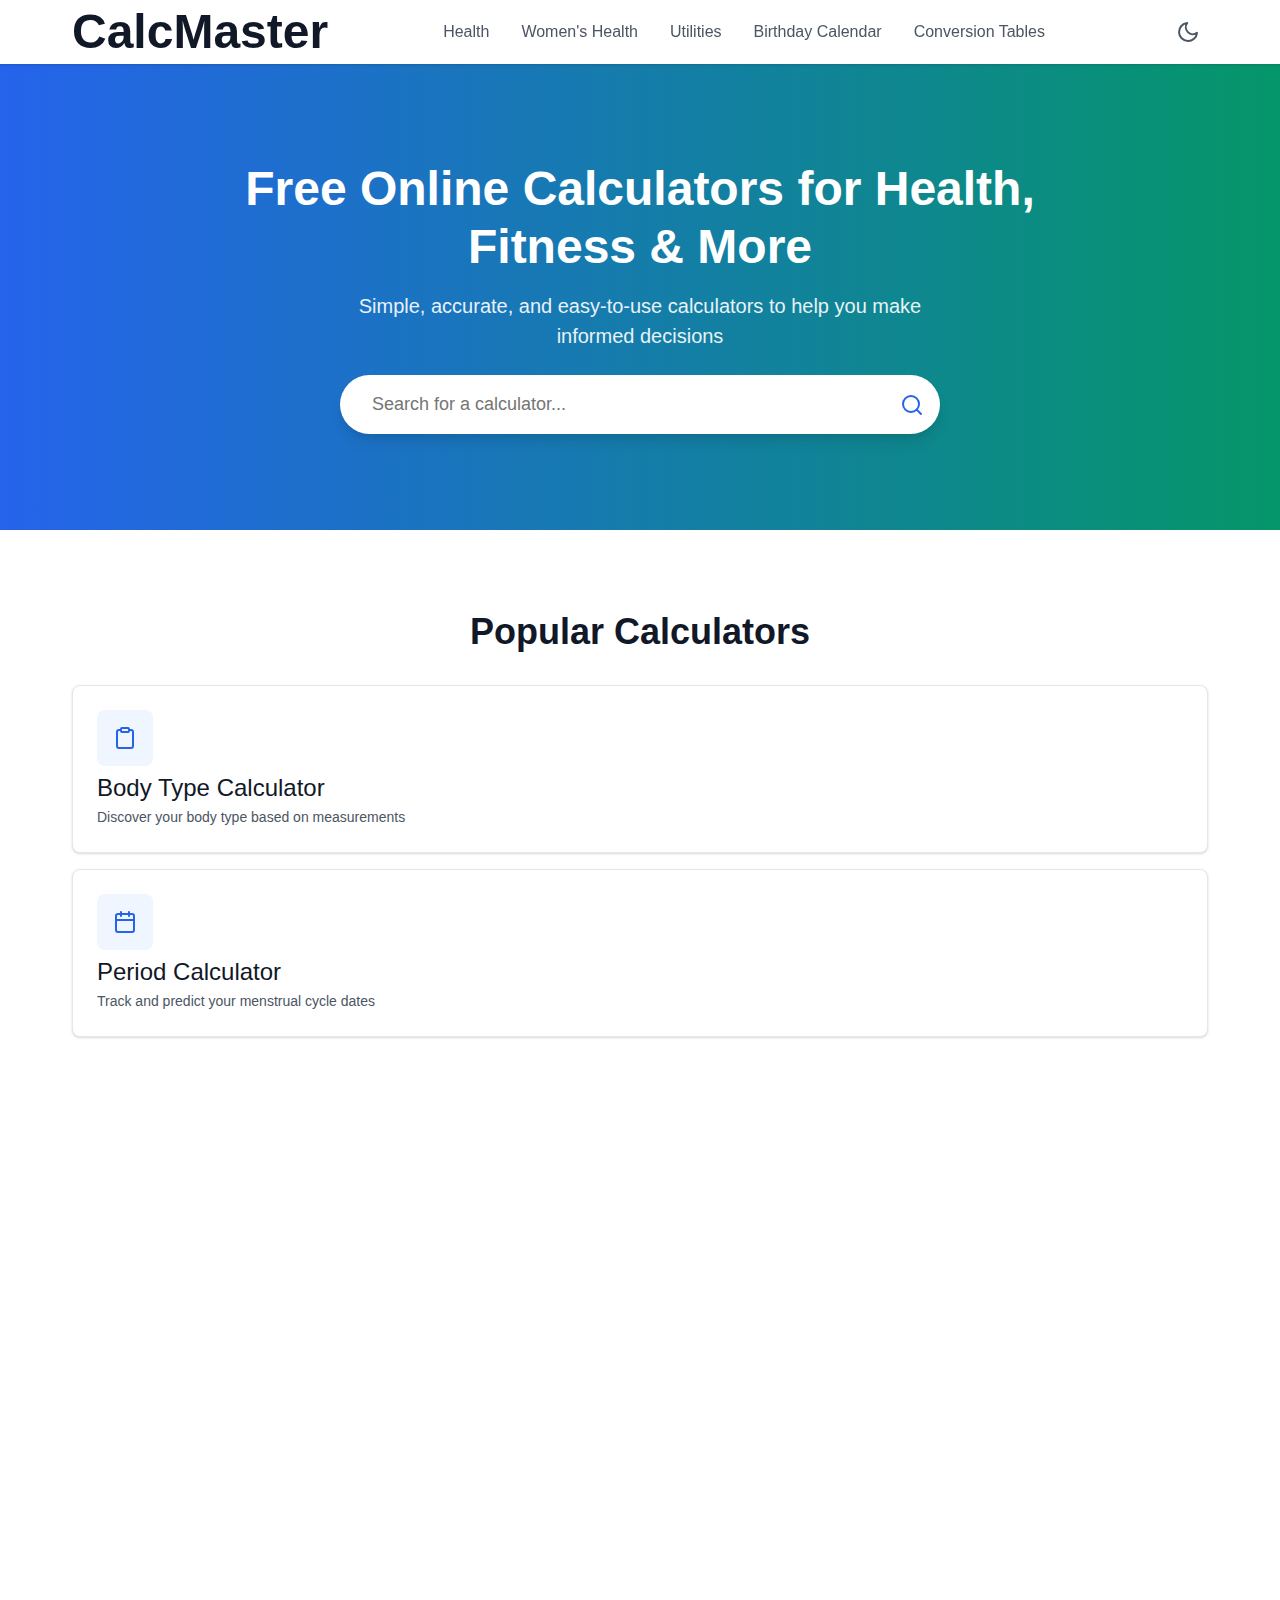
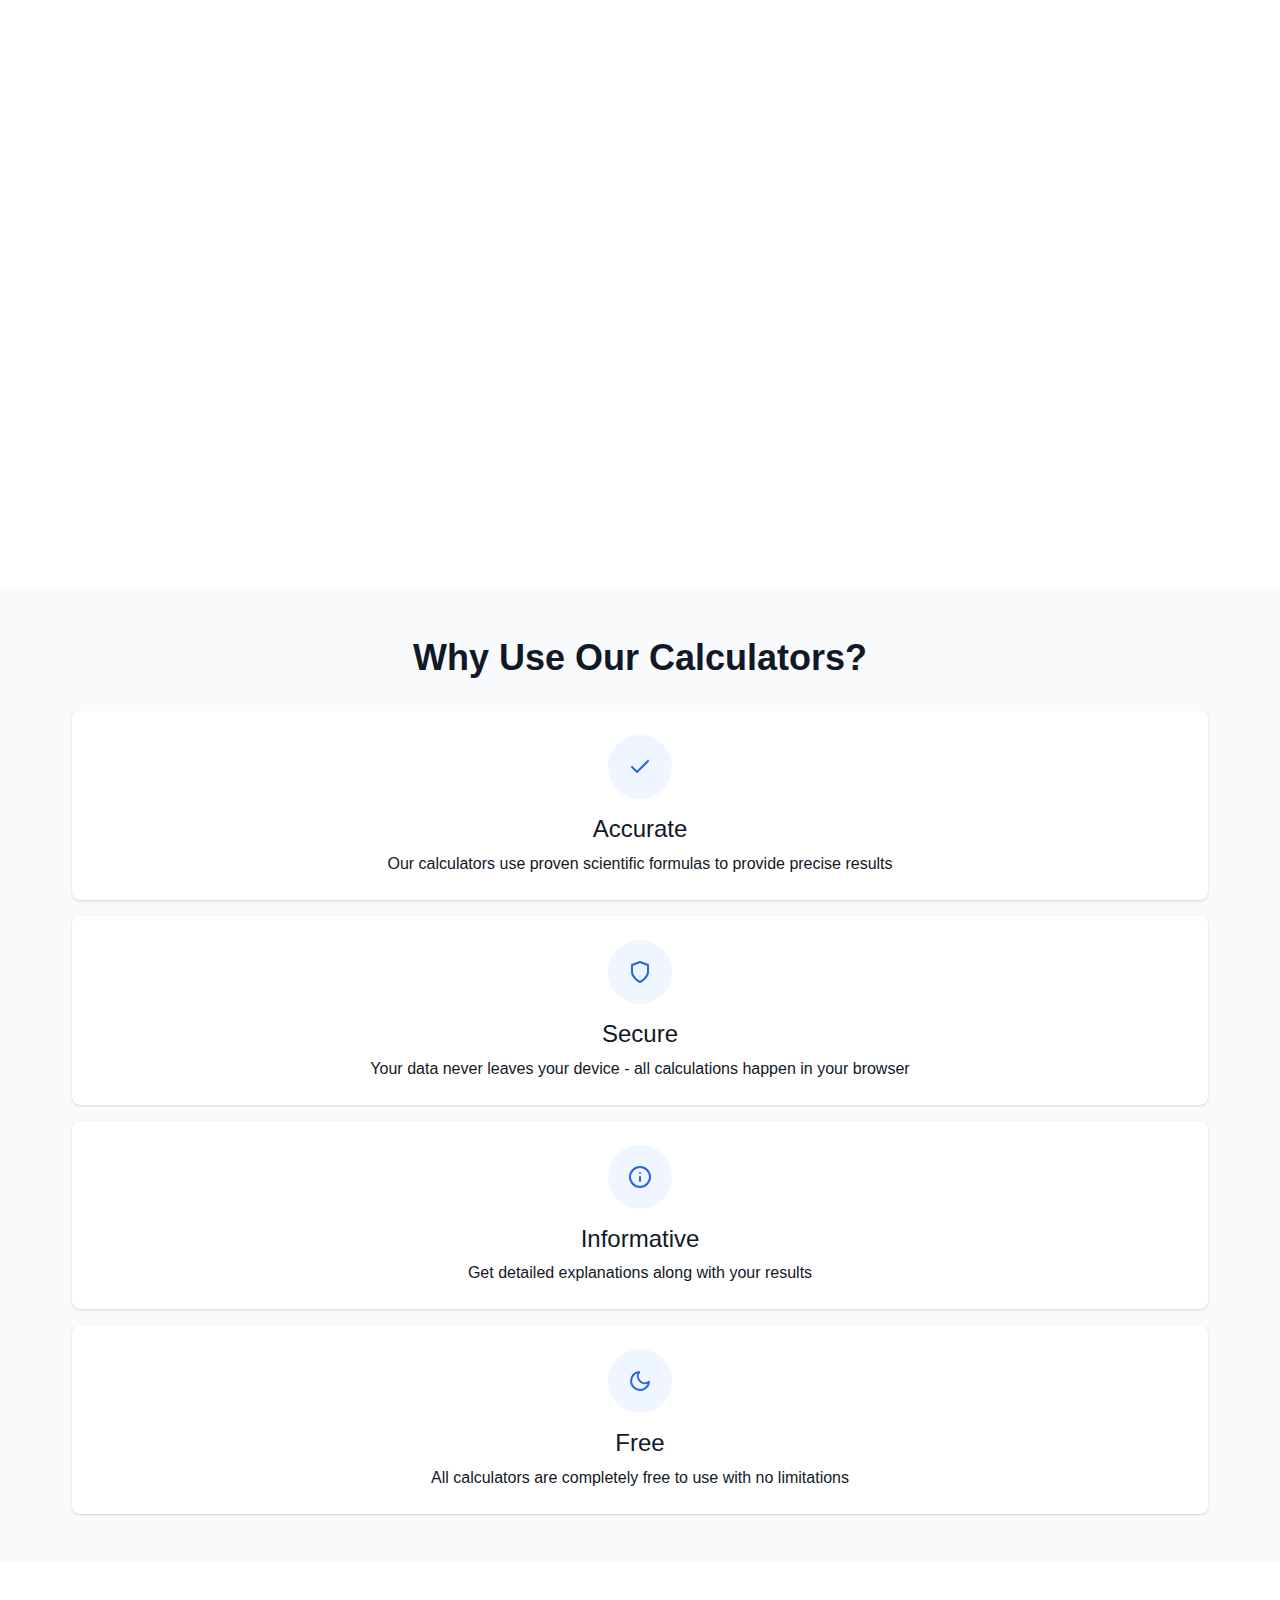
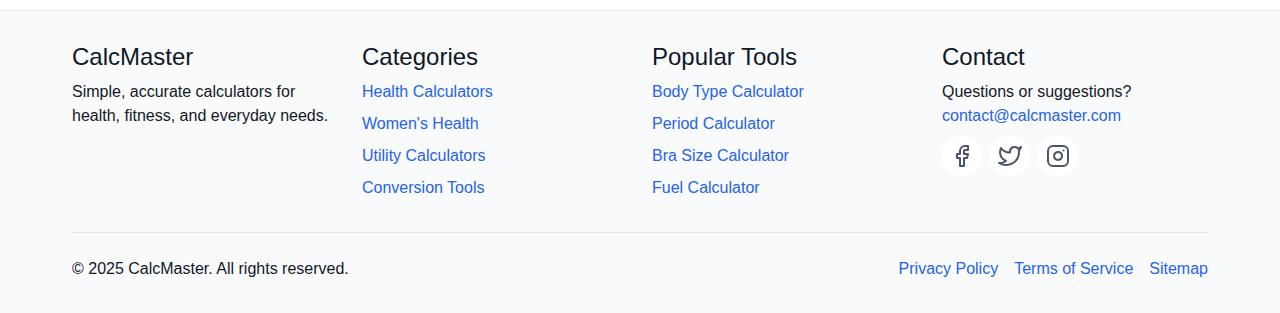
<file: index.html>
<!DOCTYPE html>
<html lang="en">
<head>
  <meta charset="UTF-8">
  <meta name="viewport" content="width=device-width, initial-scale=1.0">
  <meta name="description" content="Free online calculators for health, fitness, and everyday needs. Try our body type calculator, period calculator, and more.">
  <title>CalcMaster - Free Online Calculators</title>
  <link rel="stylesheet" href="css/reset.css">
  <link rel="stylesheet" href="css/variables.css">
  <link rel="stylesheet" href="css/style.css">
  <link rel="stylesheet" href="css/home.css">
  <script src="js/theme.js" defer></script>
  <script src="js/main.js" defer></script>
</head>
<body>
  <header>
    <div class="container">
      <div class="logo">
        <a href="index.html">
          <h1>CalcMaster</h1>
        </a>
      </div>
      <nav>
        <button class="mobile-menu-toggle" aria-label="Toggle menu">
          <span></span>
          <span></span>
          <span></span>
        </button>
        <ul class="nav-menu">
          <li class="nav-item dropdown">
            <a href="#" class="nav-link">Health</a>
            <ul class="dropdown-menu">
              <li><a href="pages/body-type.html">Body Type Calculator</a></li>
              <li><a href="pages/bsa.html">BSA Calculator</a></li>
              <li><a href="pages/protein-intake.html">Protein Intake Calculator</a></li>
              <li><a href="pages/body-shape.html">Body Shape Calculator</a></li>
            </ul>
          </li>
          <li class="nav-item dropdown">
            <a href="#" class="nav-link">Women's Health</a>
            <ul class="dropdown-menu">
              <li><a href="pages/period.html">Period Calculator</a></li>
              <li><a href="pages/menstrual-cycle.html">Menstrual Cycle Calculator</a></li>
              <li><a href="pages/bra-size.html">Bra Size Calculator</a></li>
            </ul>
          </li>
          <li class="nav-item dropdown">
            <a href="#" class="nav-link">Utilities</a>
            <ul class="dropdown-menu">
              <li><a href="pages/fuel.html">Fuel Calculator</a></li>
              <li><a href="pages/electricity-unit.html">Electricity Unit Calculator</a></li>
              <li><a href="pages/electricity-consumption.html">Electricity Consumption Calculator</a></li>
              <li><a href="pages/tyre-size.html">Tyre Size Calculator</a></li>
            </ul>
          </li>
          <li class="nav-item">
            <a href="pages/birthday-calendar.html" class="nav-link">Birthday Calendar</a>
          </li>
          <li class="nav-item">
            <a href="pages/conversion-table.html" class="nav-link">Conversion Tables</a>
          </li>
        </ul>
      </nav>
      <div class="theme-toggle">
        <button id="theme-toggle-btn" aria-label="Toggle dark/light mode">
          <svg class="sun-icon" xmlns="http://www.w3.org/2000/svg" width="24" height="24" viewBox="0 0 24 24" fill="none" stroke="currentColor" stroke-width="2" stroke-linecap="round" stroke-linejoin="round">
            <circle cx="12" cy="12" r="5"></circle>
            <line x1="12" y1="1" x2="12" y2="3"></line>
            <line x1="12" y1="21" x2="12" y2="23"></line>
            <line x1="4.22" y1="4.22" x2="5.64" y2="5.64"></line>
            <line x1="18.36" y1="18.36" x2="19.78" y2="19.78"></line>
            <line x1="1" y1="12" x2="3" y2="12"></line>
            <line x1="21" y1="12" x2="23" y2="12"></line>
            <line x1="4.22" y1="19.78" x2="5.64" y2="18.36"></line>
            <line x1="18.36" y1="5.64" x2="19.78" y2="4.22"></line>
          </svg>
          <svg class="moon-icon" xmlns="http://www.w3.org/2000/svg" width="24" height="24" viewBox="0 0 24 24" fill="none" stroke="currentColor" stroke-width="2" stroke-linecap="round" stroke-linejoin="round">
            <path d="M21 12.79A9 9 0 1 1 11.21 3 7 7 0 0 0 21 12.79z"></path>
          </svg>
        </button>
      </div>
    </div>
  </header>

  <main>
    <section class="hero">
      <div class="container">
        <h1>Free Online Calculators for Health, Fitness & More</h1>
        <p>Simple, accurate, and easy-to-use calculators to help you make informed decisions</p>
        <div class="search-container">
          <form id="search-form">
            <input type="text" id="search-input" placeholder="Search for a calculator...">
            <button type="submit" aria-label="Search">
              <svg xmlns="http://www.w3.org/2000/svg" width="24" height="24" viewBox="0 0 24 24" fill="none" stroke="currentColor" stroke-width="2" stroke-linecap="round" stroke-linejoin="round">
                <circle cx="11" cy="11" r="8"></circle>
                <line x1="21" y1="21" x2="16.65" y2="16.65"></line>
              </svg>
            </button>
          </form>
        </div>
      </div>
    </section>

    <section class="featured-calculators">
      <div class="container">
        <h2>Popular Calculators</h2>
        <div class="calculator-grid">
          <a href="pages/body-type.html" class="calculator-card">
            <div class="card-icon">
              <svg xmlns="http://www.w3.org/2000/svg" width="24" height="24" viewBox="0 0 24 24" fill="none" stroke="currentColor" stroke-width="2" stroke-linecap="round" stroke-linejoin="round">
                <path d="M16 4h2a2 2 0 0 1 2 2v14a2 2 0 0 1-2 2H6a2 2 0 0 1-2-2V6a2 2 0 0 1 2-2h2"></path>
                <rect x="8" y="2" width="8" height="4" rx="1" ry="1"></rect>
              </svg>
            </div>
            <h3>Body Type Calculator</h3>
            <p>Discover your body type based on measurements</p>
          </a>

          <a href="pages/period.html" class="calculator-card">
            <div class="card-icon">
              <svg xmlns="http://www.w3.org/2000/svg" width="24" height="24" viewBox="0 0 24 24" fill="none" stroke="currentColor" stroke-width="2" stroke-linecap="round" stroke-linejoin="round">
                <rect x="3" y="4" width="18" height="18" rx="2" ry="2"></rect>
                <line x1="16" y1="2" x2="16" y2="6"></line>
                <line x1="8" y1="2" x2="8" y2="6"></line>
                <line x1="3" y1="10" x2="21" y2="10"></line>
              </svg>
            </div>
            <h3>Period Calculator</h3>
            <p>Track and predict your menstrual cycle dates</p>
          </a>

          <a href="pages/bra-size.html" class="calculator-card">
            <div class="card-icon">
              <svg xmlns="http://www.w3.org/2000/svg" width="24" height="24" viewBox="0 0 24 24" fill="none" stroke="currentColor" stroke-width="2" stroke-linecap="round" stroke-linejoin="round">
                <path d="M12 1L4 8l2 14h12l2-14-8-7z"></path>
              </svg>
            </div>
            <h3>Bra Size Calculator</h3>
            <p>Find your perfect bra size with precise measurements</p>
          </a>

          <a href="pages/bsa.html" class="calculator-card">
            <div class="card-icon">
              <svg xmlns="http://www.w3.org/2000/svg" width="24" height="24" viewBox="0 0 24 24" fill="none" stroke="currentColor" stroke-width="2" stroke-linecap="round" stroke-linejoin="round">
                <path d="M4 19.5A2.5 2.5 0 0 1 6.5 17H20"></path>
                <path d="M6.5 2H20v20H6.5A2.5 2.5 0 0 1 4 19.5v-15A2.5 2.5 0 0 1 6.5 2z"></path>
              </svg>
            </div>
            <h3>BSA Calculator</h3>
            <p>Calculate your body surface area</p>
          </a>

          <a href="pages/protein-intake.html" class="calculator-card">
            <div class="card-icon">
              <svg xmlns="http://www.w3.org/2000/svg" width="24" height="24" viewBox="0 0 24 24" fill="none" stroke="currentColor" stroke-width="2" stroke-linecap="round" stroke-linejoin="round">
                <path d="M18 8h1a4 4 0 0 1 0 8h-1"></path>
                <path d="M2 8h16v9a4 4 0 0 1-4 4H6a4 4 0 0 1-4-4V8z"></path>
                <line x1="6" y1="1" x2="6" y2="4"></line>
                <line x1="10" y1="1" x2="10" y2="4"></line>
                <line x1="14" y1="1" x2="14" y2="4"></line>
              </svg>
            </div>
            <h3>Protein Intake Calculator</h3>
            <p>Determine your optimal daily protein requirements</p>
          </a>

          <a href="pages/fuel.html" class="calculator-card">
            <div class="card-icon">
              <svg xmlns="http://www.w3.org/2000/svg" width="24" height="24" viewBox="0 0 24 24" fill="none" stroke="currentColor" stroke-width="2" stroke-linecap="round" stroke-linejoin="round">
                <path d="M3 22h12"></path>
                <path d="M19 22h2"></path>
                <path d="M19 22v-6"></path>
                <path d="M13.48 17.67 5.43 10.64C4.8 10.09 4.46 9.31 4.5 8.5c.05-.8.47-1.54 1.17-2.05l8.87-6.48a2.43 2.43 0 0 1 3.19.52 2.34 2.34 0 0 1-.51 3.15l-7.07 5.19a1.18 1.18 0 0 1-1.58-.14 1.15 1.15 0 0 1 .14-1.59l6.06-4.44"></path>
              </svg>
            </div>
            <h3>Fuel Calculator</h3>
            <p>Estimate fuel consumption and costs for your journey</p>
          </a>

          <a href="pages/tyre-size.html" class="calculator-card">
            <div class="card-icon">
              <svg xmlns="http://www.w3.org/2000/svg" width="24" height="24" viewBox="0 0 24 24" fill="none" stroke="currentColor" stroke-width="2" stroke-linecap="round" stroke-linejoin="round">
                <circle cx="12" cy="12" r="10"></circle>
                <circle cx="12" cy="12" r="3"></circle>
              </svg>
            </div>
            <h3>Tyre Size Calculator</h3>
            <p>Compare different tyre sizes and their effects</p>
          </a>

          <a href="pages/electricity-unit.html" class="calculator-card">
            <div class="card-icon">
              <svg xmlns="http://www.w3.org/2000/svg" width="24" height="24" viewBox="0 0 24 24" fill="none" stroke="currentColor" stroke-width="2" stroke-linecap="round" stroke-linejoin="round">
                <path d="M18 16.98h-5.99c-1.66 0-3.01-1.34-3.01-3s1.34-3 3.01-3H18"></path>
                <path d="M6 7.02h6c1.66 0 3 1.34 3 3s-1.34 3-3 3H6"></path>
              </svg>
            </div>
            <h3>Electricity Calculator</h3>
            <p>Calculate electricity costs and consumption</p>
          </a>
        </div>
      </div>
    </section>

    <section class="benefits">
      <div class="container">
        <h2>Why Use Our Calculators?</h2>
        <div class="benefits-grid">
          <div class="benefit-card">
            <div class="benefit-icon">
              <svg xmlns="http://www.w3.org/2000/svg" width="24" height="24" viewBox="0 0 24 24" fill="none" stroke="currentColor" stroke-width="2" stroke-linecap="round" stroke-linejoin="round">
                <polyline points="20 6 9 17 4 12"></polyline>
              </svg>
            </div>
            <h3>Accurate</h3>
            <p>Our calculators use proven scientific formulas to provide precise results</p>
          </div>
          <div class="benefit-card">
            <div class="benefit-icon">
              <svg xmlns="http://www.w3.org/2000/svg" width="24" height="24" viewBox="0 0 24 24" fill="none" stroke="currentColor" stroke-width="2" stroke-linecap="round" stroke-linejoin="round">
                <path d="M12 22s8-4 8-10V5l-8-3-8 3v7c0 6 8 10 8 10z"></path>
              </svg>
            </div>
            <h3>Secure</h3>
            <p>Your data never leaves your device - all calculations happen in your browser</p>
          </div>
          <div class="benefit-card">
            <div class="benefit-icon">
              <svg xmlns="http://www.w3.org/2000/svg" width="24" height="24" viewBox="0 0 24 24" fill="none" stroke="currentColor" stroke-width="2" stroke-linecap="round" stroke-linejoin="round">
                <circle cx="12" cy="12" r="10"></circle>
                <line x1="12" y1="16" x2="12" y2="12"></line>
                <line x1="12" y1="8" x2="12.01" y2="8"></line>
              </svg>
            </div>
            <h3>Informative</h3>
            <p>Get detailed explanations along with your results</p>
          </div>
          <div class="benefit-card">
            <div class="benefit-icon">
              <svg xmlns="http://www.w3.org/2000/svg" width="24" height="24" viewBox="0 0 24 24" fill="none" stroke="currentColor" stroke-width="2" stroke-linecap="round" stroke-linejoin="round">
                <path d="M21 12.79A9 9 0 1 1 11.21 3 7 7 0 0 0 21 12.79z"></path>
              </svg>
            </div>
            <h3>Free</h3>
            <p>All calculators are completely free to use with no limitations</p>
          </div>
        </div>
      </div>
    </section>
  </main>

  <footer>
    <div class="container">
      <div class="footer-grid">
        <div class="footer-column">
          <h3>CalcMaster</h3>
          <p>Simple, accurate calculators for health, fitness, and everyday needs.</p>
        </div>
        <div class="footer-column">
          <h3>Categories</h3>
          <ul>
            <li><a href="#">Health Calculators</a></li>
            <li><a href="#">Women's Health</a></li>
            <li><a href="#">Utility Calculators</a></li>
            <li><a href="#">Conversion Tools</a></li>
          </ul>
        </div>
        <div class="footer-column">
          <h3>Popular Tools</h3>
          <ul>
            <li><a href="pages/body-type.html">Body Type Calculator</a></li>
            <li><a href="pages/period.html">Period Calculator</a></li>
            <li><a href="pages/bra-size.html">Bra Size Calculator</a></li>
            <li><a href="pages/fuel.html">Fuel Calculator</a></li>
          </ul>
        </div>
        <div class="footer-column">
          <h3>Contact</h3>
          <p>Questions or suggestions? <a href="mailto:contact@calcmaster.com">contact@calcmaster.com</a></p>
          <div class="social-links">
            <a href="#" aria-label="Facebook">
              <svg xmlns="http://www.w3.org/2000/svg" width="24" height="24" viewBox="0 0 24 24" fill="none" stroke="currentColor" stroke-width="2" stroke-linecap="round" stroke-linejoin="round">
                <path d="M18 2h-3a5 5 0 0 0-5 5v3H7v4h3v8h4v-8h3l1-4h-4V7a1 1 0 0 1 1-1h3z"></path>
              </svg>
            </a>
            <a href="#" aria-label="Twitter">
              <svg xmlns="http://www.w3.org/2000/svg" width="24" height="24" viewBox="0 0 24 24" fill="none" stroke="currentColor" stroke-width="2" stroke-linecap="round" stroke-linejoin="round">
                <path d="M23 3a10.9 10.9 0 0 1-3.14 1.53 4.48 4.48 0 0 0-7.86 3v1A10.66 10.66 0 0 1 3 4s-4 9 5 13a11.64 11.64 0 0 1-7 2c9 5 20 0 20-11.5a4.5 4.5 0 0 0-.08-.83A7.72 7.72 0 0 0 23 3z"></path>
              </svg>
            </a>
            <a href="#" aria-label="Instagram">
              <svg xmlns="http://www.w3.org/2000/svg" width="24" height="24" viewBox="0 0 24 24" fill="none" stroke="currentColor" stroke-width="2" stroke-linecap="round" stroke-linejoin="round">
                <rect x="2" y="2" width="20" height="20" rx="5" ry="5"></rect>
                <path d="M16 11.37A4 4 0 1 1 12.63 8 4 4 0 0 1 16 11.37z"></path>
                <line x1="17.5" y1="6.5" x2="17.51" y2="6.5"></line>
              </svg>
            </a>
          </div>
        </div>
      </div>
      <div class="footer-bottom">
        <p>&copy; 2025 CalcMaster. All rights reserved.</p>
        <ul>
          <li><a href="#">Privacy Policy</a></li>
          <li><a href="#">Terms of Service</a></li>
          <li><a href="#">Sitemap</a></li>
        </ul>
      </div>
    </div>
  </footer>

  <script src="js/navigation.js"></script>
  <script src="js/search.js"></script>
</body>
</html>
</file>
<file: css/variables.css>
:root {
  /* Colors */
  --color-primary-50: #eff6ff;
  --color-primary-100: #dbeafe;
  --color-primary-200: #bfdbfe;
  --color-primary-300: #93c5fd;
  --color-primary-400: #60a5fa;
  --color-primary-500: #3b82f6;
  --color-primary-600: #2563eb;
  --color-primary-700: #1d4ed8;
  --color-primary-800: #1e40af;
  --color-primary-900: #1e3a8a;
  
  --color-secondary-50: #ecfdf5;
  --color-secondary-100: #d1fae5;
  --color-secondary-200: #a7f3d0;
  --color-secondary-300: #6ee7b7;
  --color-secondary-400: #34d399;
  --color-secondary-500: #10b981;
  --color-secondary-600: #059669;
  --color-secondary-700: #047857;
  --color-secondary-800: #065f46;
  --color-secondary-900: #064e3b;
  
  --color-accent-50: #fffbeb;
  --color-accent-100: #fef3c7;
  --color-accent-200: #fde68a;
  --color-accent-300: #fcd34d;
  --color-accent-400: #fbbf24;
  --color-accent-500: #f59e0b;
  --color-accent-600: #d97706;
  --color-accent-700: #b45309;
  --color-accent-800: #92400e;
  --color-accent-900: #78350f;
  
  --color-success-50: #f0fdf4;
  --color-success-500: #22c55e;
  --color-success-700: #15803d;
  
  --color-warning-50: #fffbeb;
  --color-warning-500: #f59e0b;
  --color-warning-700: #b45309;
  
  --color-error-50: #fef2f2;
  --color-error-500: #ef4444;
  --color-error-700: #b91c1c;
  
  --color-gray-50: #f9fafb;
  --color-gray-100: #f3f4f6;
  --color-gray-200: #e5e7eb;
  --color-gray-300: #d1d5db;
  --color-gray-400: #9ca3af;
  --color-gray-500: #6b7280;
  --color-gray-600: #4b5563;
  --color-gray-700: #374151;
  --color-gray-800: #1f2937;
  --color-gray-900: #111827;
  
  /* Light theme variables */
  --color-bg: #ffffff;
  --color-bg-offset: var(--color-gray-50);
  --color-text: var(--color-gray-900);
  --color-text-offset: var(--color-gray-600);
  --color-border: var(--color-gray-200);
  --color-shadow: rgba(0, 0, 0, 0.1);
  
  /* Spacing */
  --space-1: 0.4rem; /* 4px */
  --space-2: 0.8rem; /* 8px */
  --space-3: 1.6rem; /* 16px */
  --space-4: 2.4rem; /* 24px */
  --space-5: 3.2rem; /* 32px */
  --space-6: 4.8rem; /* 48px */
  --space-7: 6.4rem; /* 64px */
  --space-8: 9.6rem; /* 96px */
  
  /* Typography */
  --font-weight-normal: 400;
  --font-weight-medium: 500;
  --font-weight-bold: 700;
  
  /* Radius */
  --radius-sm: 0.4rem; /* 4px */
  --radius: 0.8rem; /* 8px */
  --radius-md: 1.2rem; /* 12px */
  --radius-lg: 1.6rem; /* 16px */
  --radius-full: 9999px;
  
  /* Shadows */
  --shadow-sm: 0 1px 2px 0 rgba(0, 0, 0, 0.05);
  --shadow: 0 1px 3px 0 rgba(0, 0, 0, 0.1), 0 1px 2px 0 rgba(0, 0, 0, 0.06);
  --shadow-md: 0 4px 6px -1px rgba(0, 0, 0, 0.1), 0 2px 4px -1px rgba(0, 0, 0, 0.06);
  --shadow-lg: 0 10px 15px -3px rgba(0, 0, 0, 0.1), 0 4px 6px -2px rgba(0, 0, 0, 0.05);
  --shadow-xl: 0 20px 25px -5px rgba(0, 0, 0, 0.1), 0 10px 10px -5px rgba(0, 0, 0, 0.04);
  
  /* Animations */
  --transition-fast: 150ms cubic-bezier(0.4, 0, 0.2, 1);
  --transition: 200ms cubic-bezier(0.4, 0, 0.2, 1);
  --transition-slow: 300ms cubic-bezier(0.4, 0, 0.2, 1);
  
  /* Container */
  --container-padding: var(--space-3);
  --container-width: 120rem; /* 1200px */
  
  /* Other */
  --header-height: 6.4rem; /* 64px */
}

/* Dark theme */
.dark-mode {
  --color-bg: var(--color-gray-900);
  --color-bg-offset: var(--color-gray-800);
  --color-text: var(--color-gray-50);
  --color-text-offset: var(--color-gray-400);
  --color-border: var(--color-gray-700);
  --color-shadow: rgba(0, 0, 0, 0.3);
  
  --color-primary-500: #60a5fa;
  --color-secondary-500: #34d399;
  --color-accent-500: #fbbf24;
  
  --shadow-sm: 0 1px 2px 0 rgba(0, 0, 0, 0.3);
  --shadow: 0 1px 3px 0 rgba(0, 0, 0, 0.4), 0 1px 2px 0 rgba(0, 0, 0, 0.2);
  --shadow-md: 0 4px 6px -1px rgba(0, 0, 0, 0.4), 0 2px 4px -1px rgba(0, 0, 0, 0.2);
  --shadow-lg: 0 10px 15px -3px rgba(0, 0, 0, 0.4), 0 4px 6px -2px rgba(0, 0, 0, 0.15);
  --shadow-xl: 0 20px 25px -5px rgba(0, 0, 0, 0.4), 0 10px 10px -5px rgba(0, 0, 0, 0.15);
}

/* Media query variables */
@media (min-width: 640px) {
  :root {
    --container-padding: var(--space-4);
  }
}

@media (min-width: 768px) {
  :root {
    --container-padding: var(--space-5);
  }
}
</file>
<file: css/style.css>
/* Base Styles */
body {
  background-color: var(--color-bg);
  color: var(--color-text);
  display: flex;
  flex-direction: column;
  min-height: 100vh;
}

main {
  flex: 1;
}

.container {
  width: 100%;
  max-width: var(--container-width);
  margin: 0 auto;
  padding: 0 var(--container-padding);
}

section {
  padding: var(--space-5) 0;
}

h1 {
  font-size: clamp(2.4rem, 5vw, 4.8rem);
  font-weight: var(--font-weight-bold);
}

h2 {
  font-size: clamp(2.2rem, 4vw, 3.6rem);
  font-weight: var(--font-weight-bold);
  margin-bottom: var(--space-4);
}

h3 {
  font-size: clamp(1.8rem, 3vw, 2.4rem);
  font-weight: var(--font-weight-medium);
}

a {
  color: var(--color-primary-600);
  transition: color var(--transition);
}

a:hover {
  color: var(--color-primary-500);
}

.btn {
  display: inline-flex;
  align-items: center;
  justify-content: center;
  padding: var(--space-2) var(--space-4);
  border-radius: var(--radius);
  font-weight: var(--font-weight-medium);
  text-align: center;
  cursor: pointer;
  transition: all var(--transition);
}

.btn-primary {
  background-color: var(--color-primary-600);
  color: white;
}

.btn-primary:hover {
  background-color: var(--color-primary-700);
  color: white;
}

.btn-secondary {
  background-color: var(--color-secondary-600);
  color: white;
}

.btn-secondary:hover {
  background-color: var(--color-secondary-700);
  color: white;
}

.btn-outline {
  border: 1px solid var(--color-border);
  background-color: transparent;
}

.btn-outline:hover {
  background-color: var(--color-bg-offset);
}

/* Form Elements */
input, select, textarea {
  width: 100%;
  padding: var(--space-2) var(--space-3);
  border: 1px solid var(--color-border);
  border-radius: var(--radius);
  background-color: var(--color-bg);
  color: var(--color-text);
  transition: border-color var(--transition), box-shadow var(--transition);
}

input:focus, select:focus, textarea:focus {
  outline: none;
  border-color: var(--color-primary-400);
  box-shadow: 0 0 0 2px var(--color-primary-100);
}

label {
  display: block;
  margin-bottom: var(--space-1);
  font-weight: var(--font-weight-medium);
}

.form-group {
  margin-bottom: var(--space-3);
}

/* Header */
header {
  position: sticky;
  top: 0;
  background-color: var(--color-bg);
  box-shadow: var(--shadow);
  z-index: 100;
  height: var(--header-height);
  display: flex;
  align-items: center;
}

header .container {
  display: flex;
  align-items: center;
  justify-content: space-between;
}

.logo {
  font-weight: var(--font-weight-bold);
  font-size: 2.4rem;
  color: var(--color-text);
}

.logo a {
  color: var(--color-text);
  text-decoration: none;
}

.logo a:hover {
  color: var(--color-primary-600);
}

/* Navigation */
nav {
  display: flex;
  align-items: center;
}

.nav-menu {
  display: flex;
  align-items: center;
  gap: var(--space-3);
}

.nav-link {
  color: var(--color-text-offset);
  font-weight: var(--font-weight-medium);
  padding: var(--space-1) var(--space-2);
  border-radius: var(--radius);
  transition: color var(--transition), background-color var(--transition);
}

.nav-link:hover {
  color: var(--color-text);
  background-color: var(--color-bg-offset);
}

.dropdown {
  position: relative;
}

.dropdown-menu {
  position: absolute;
  top: 100%;
  left: 0;
  min-width: 20rem;
  background-color: var(--color-bg);
  border: 1px solid var(--color-border);
  border-radius: var(--radius);
  box-shadow: var(--shadow-md);
  padding: var(--space-1);
  opacity: 0;
  visibility: hidden;
  transform: translateY(10px);
  transition: opacity var(--transition), transform var(--transition), visibility var(--transition);
  z-index: 10;
}

.dropdown:hover .dropdown-menu,
.dropdown:focus-within .dropdown-menu {
  opacity: 1;
  visibility: visible;
  transform: translateY(0);
}

.dropdown-menu li {
  display: block;
  width: 100%;
}

.dropdown-menu a {
  display: block;
  padding: var(--space-2) var(--space-3);
  color: var(--color-text);
  border-radius: var(--radius-sm);
  transition: background-color var(--transition);
}

.dropdown-menu a:hover {
  background-color: var(--color-bg-offset);
}

.mobile-menu-toggle {
  display: none;
  flex-direction: column;
  justify-content: space-between;
  width: 2.4rem;
  height: 2rem;
}

.mobile-menu-toggle span {
  display: block;
  height: 0.2rem;
  width: 100%;
  background-color: var(--color-text);
  border-radius: var(--radius-full);
  transition: all var(--transition);
}

/* Theme toggle */
.theme-toggle {
  display: flex;
  align-items: center;
  margin-left: var(--space-2);
}

#theme-toggle-btn {
  display: flex;
  align-items: center;
  justify-content: center;
  width: 4rem;
  height: 4rem;
  border-radius: var(--radius-full);
  color: var(--color-text-offset);
  transition: color var(--transition), background-color var(--transition);
}

#theme-toggle-btn:hover {
  color: var(--color-text);
  background-color: var(--color-bg-offset);
}

.sun-icon {
  display: none;
}

.moon-icon {
  display: block;
}

.dark-mode .sun-icon {
  display: block;
}

.dark-mode .moon-icon {
  display: none;
}

/* Footer */
footer {
  background-color: var(--color-bg-offset);
  border-top: 1px solid var(--color-border);
  padding: var(--space-5) 0;
  margin-top: var(--space-6);
}

.footer-grid {
  display: grid;
  grid-template-columns: repeat(1, 1fr);
  gap: var(--space-4);
  margin-bottom: var(--space-5);
}

.footer-column h3 {
  margin-bottom: var(--space-2);
}

.footer-column ul {
  display: flex;
  flex-direction: column;
  gap: var(--space-2);
}

.social-links {
  display: flex;
  gap: var(--space-2);
  margin-top: var(--space-2);
}

.social-links a {
  display: flex;
  align-items: center;
  justify-content: center;
  width: 4rem;
  height: 4rem;
  border-radius: var(--radius-full);
  background-color: var(--color-bg);
  color: var(--color-text-offset);
  transition: color var(--transition), background-color var(--transition);
}

.social-links a:hover {
  color: var(--color-primary-600);
  background-color: var(--color-bg);
}

.footer-bottom {
  display: flex;
  flex-direction: column;
  align-items: center;
  gap: var(--space-2);
  padding-top: var(--space-4);
  border-top: 1px solid var(--color-border);
  text-align: center;
}

.footer-bottom ul {
  display: flex;
  flex-wrap: wrap;
  justify-content: center;
  gap: var(--space-3);
}

/* Calculator Card Styles */
.calculator-card {
  display: flex;
  flex-direction: column;
  align-items: flex-start;
  padding: var(--space-4);
  background-color: var(--color-bg);
  border: 1px solid var(--color-border);
  border-radius: var(--radius);
  box-shadow: var(--shadow);
  transition: transform var(--transition), box-shadow var(--transition);
}

.calculator-card:hover {
  transform: translateY(-5px);
  box-shadow: var(--shadow-md);
}

.card-icon {
  display: flex;
  align-items: center;
  justify-content: center;
  width: 5.6rem;
  height: 5.6rem;
  margin-bottom: var(--space-2);
  background-color: var(--color-primary-50);
  color: var(--color-primary-600);
  border-radius: var(--radius);
}

.calculator-card h3 {
  margin-bottom: var(--space-1);
  color: var(--color-text);
}

.calculator-card p {
  color: var(--color-text-offset);
  font-size: 1.4rem;
}

/* Results display */
.result-container {
  margin-top: var(--space-4);
  padding: var(--space-3);
  background-color: var(--color-bg-offset);
  border-radius: var(--radius);
  border-left: 4px solid var(--color-primary-500);
}

.result-value {
  font-size: 2.4rem;
  font-weight: var(--font-weight-bold);
  margin-bottom: var(--space-1);
  color: var(--color-primary-600);
}

.result-label {
  font-size: 1.4rem;
  color: var(--color-text-offset);
}

/* Media Queries */
@media (min-width: 640px) {
  .calculator-grid {
    display: grid;
    grid-template-columns: repeat(2, 1fr);
    gap: var(--space-3);
  }
  
  .benefits-grid {
    display: grid;
    grid-template-columns: repeat(2, 1fr);
    gap: var(--space-3);
  }
}

@media (min-width: 768px) {
  .calculator-grid {
    grid-template-columns: repeat(3, 1fr);
  }
  
  .footer-grid {
    grid-template-columns: repeat(2, 1fr);
  }
  
  .footer-bottom {
    flex-direction: row;
    justify-content: space-between;
    text-align: left;
  }
}

@media (min-width: 1024px) {
  .calculator-grid {
    grid-template-columns: repeat(4, 1fr);
  }
  
  .benefits-grid {
    grid-template-columns: repeat(4, 1fr);
  }
  
  .footer-grid {
    grid-template-columns: repeat(4, 1fr);
  }
}

@media (max-width: 768px) {
  .mobile-menu-toggle {
    display: flex;
  }
  
  .nav-menu {
    position: fixed;
    top: var(--header-height);
    left: 0;
    right: 0;
    background-color: var(--color-bg);
    border-bottom: 1px solid var(--color-border);
    flex-direction: column;
    align-items: flex-start;
    gap: 0;
    padding: var(--space-2);
    height: 0;
    overflow: hidden;
    visibility: hidden;
    transition: height var(--transition), visibility var(--transition);
  }
  
  .nav-menu.active {
    height: auto;
    visibility: visible;
  }
  
  .nav-item {
    width: 100%;
  }
  
  .nav-link {
    display: block;
    width: 100%;
    padding: var(--space-2) var(--space-3);
  }
  
  .dropdown-menu {
    position: static;
    width: 100%;
    opacity: 1;
    visibility: visible;
    transform: none;
    box-shadow: none;
    border: none;
    border-left: 2px solid var(--color-border);
    margin-left: var(--space-3);
    padding: 0;
    max-height: 0;
    overflow: hidden;
    transition: max-height var(--transition);
  }
  
  .dropdown.active .dropdown-menu {
    max-height: 50rem;
  }
}
</file>
<file: css/home.css>
/* Homepage specific styles */
.hero {
  background: linear-gradient(to right, var(--color-primary-600), var(--color-secondary-600));
  color: white;
  text-align: center;
  padding: var(--space-7) 0;
  margin-bottom: var(--space-5);
}

.hero h1 {
  margin-bottom: var(--space-2);
  max-width: 80rem;
  margin-left: auto;
  margin-right: auto;
}

.hero p {
  font-size: 2rem;
  margin-bottom: var(--space-4);
  max-width: 60rem;
  margin-left: auto;
  margin-right: auto;
  opacity: 0.9;
}

.search-container {
  max-width: 60rem;
  margin: 0 auto;
}

#search-form {
  display: flex;
  position: relative;
}

#search-input {
  width: 100%;
  padding: var(--space-3) var(--space-5);
  padding-right: 5rem;
  border-radius: var(--radius-full);
  border: none;
  box-shadow: var(--shadow-lg);
  font-size: 1.8rem;
}

#search-form button {
  position: absolute;
  right: var(--space-2);
  top: 50%;
  transform: translateY(-50%);
  display: flex;
  align-items: center;
  justify-content: center;
  width: 4rem;
  height: 4rem;
  border-radius: var(--radius-full);
  color: var(--color-primary-600);
  transition: background-color var(--transition);
}

#search-form button:hover {
  background-color: var(--color-gray-100);
}

.featured-calculators {
  padding: var(--space-6) 0;
}

.featured-calculators h2 {
  text-align: center;
  margin-bottom: var(--space-5);
}

.calculator-grid {
  display: grid;
  grid-template-columns: 1fr;
  gap: var(--space-3);
}

.benefits {
  background-color: var(--color-bg-offset);
  padding: var(--space-6) 0;
}

.benefits h2 {
  text-align: center;
  margin-bottom: var(--space-5);
}

.benefits-grid {
  display: grid;
  grid-template-columns: 1fr;
  gap: var(--space-3);
}

.benefit-card {
  display: flex;
  flex-direction: column;
  align-items: center;
  text-align: center;
  padding: var(--space-4);
  background-color: var(--color-bg);
  border-radius: var(--radius);
  box-shadow: var(--shadow);
}

.benefit-icon {
  display: flex;
  align-items: center;
  justify-content: center;
  width: 6.4rem;
  height: 6.4rem;
  margin-bottom: var(--space-3);
  background-color: var(--color-primary-50);
  color: var(--color-primary-600);
  border-radius: var(--radius-full);
}

.benefit-card h3 {
  margin-bottom: var(--space-2);
}

/* Animation for calculator cards */
@keyframes fadeInUp {
  from {
    opacity: 0;
    transform: translateY(20px);
  }
  to {
    opacity: 1;
    transform: translateY(0);
  }
}

.calculator-card {
  animation: fadeInUp 0.5s ease-out forwards;
  opacity: 0;
}

.calculator-card:nth-child(1) { animation-delay: 0.1s; }
.calculator-card:nth-child(2) { animation-delay: 0.2s; }
.calculator-card:nth-child(3) { animation-delay: 0.3s; }
.calculator-card:nth-child(4) { animation-delay: 0.4s; }
.calculator-card:nth-child(5) { animation-delay: 0.5s; }
.calculator-card:nth-child(6) { animation-delay: 0.6s; }
.calculator-card:nth-child(7) { animation-delay: 0.7s; }
.calculator-card:nth-child(8) { animation-delay: 0.8s; }

/* Media queries */
@media (min-width: 640px) {
  .hero {
    padding: var(--space-8) 0;
  }
  
  .hero h1 {
    margin-bottom: var(--space-3);
  }
}
</file>
